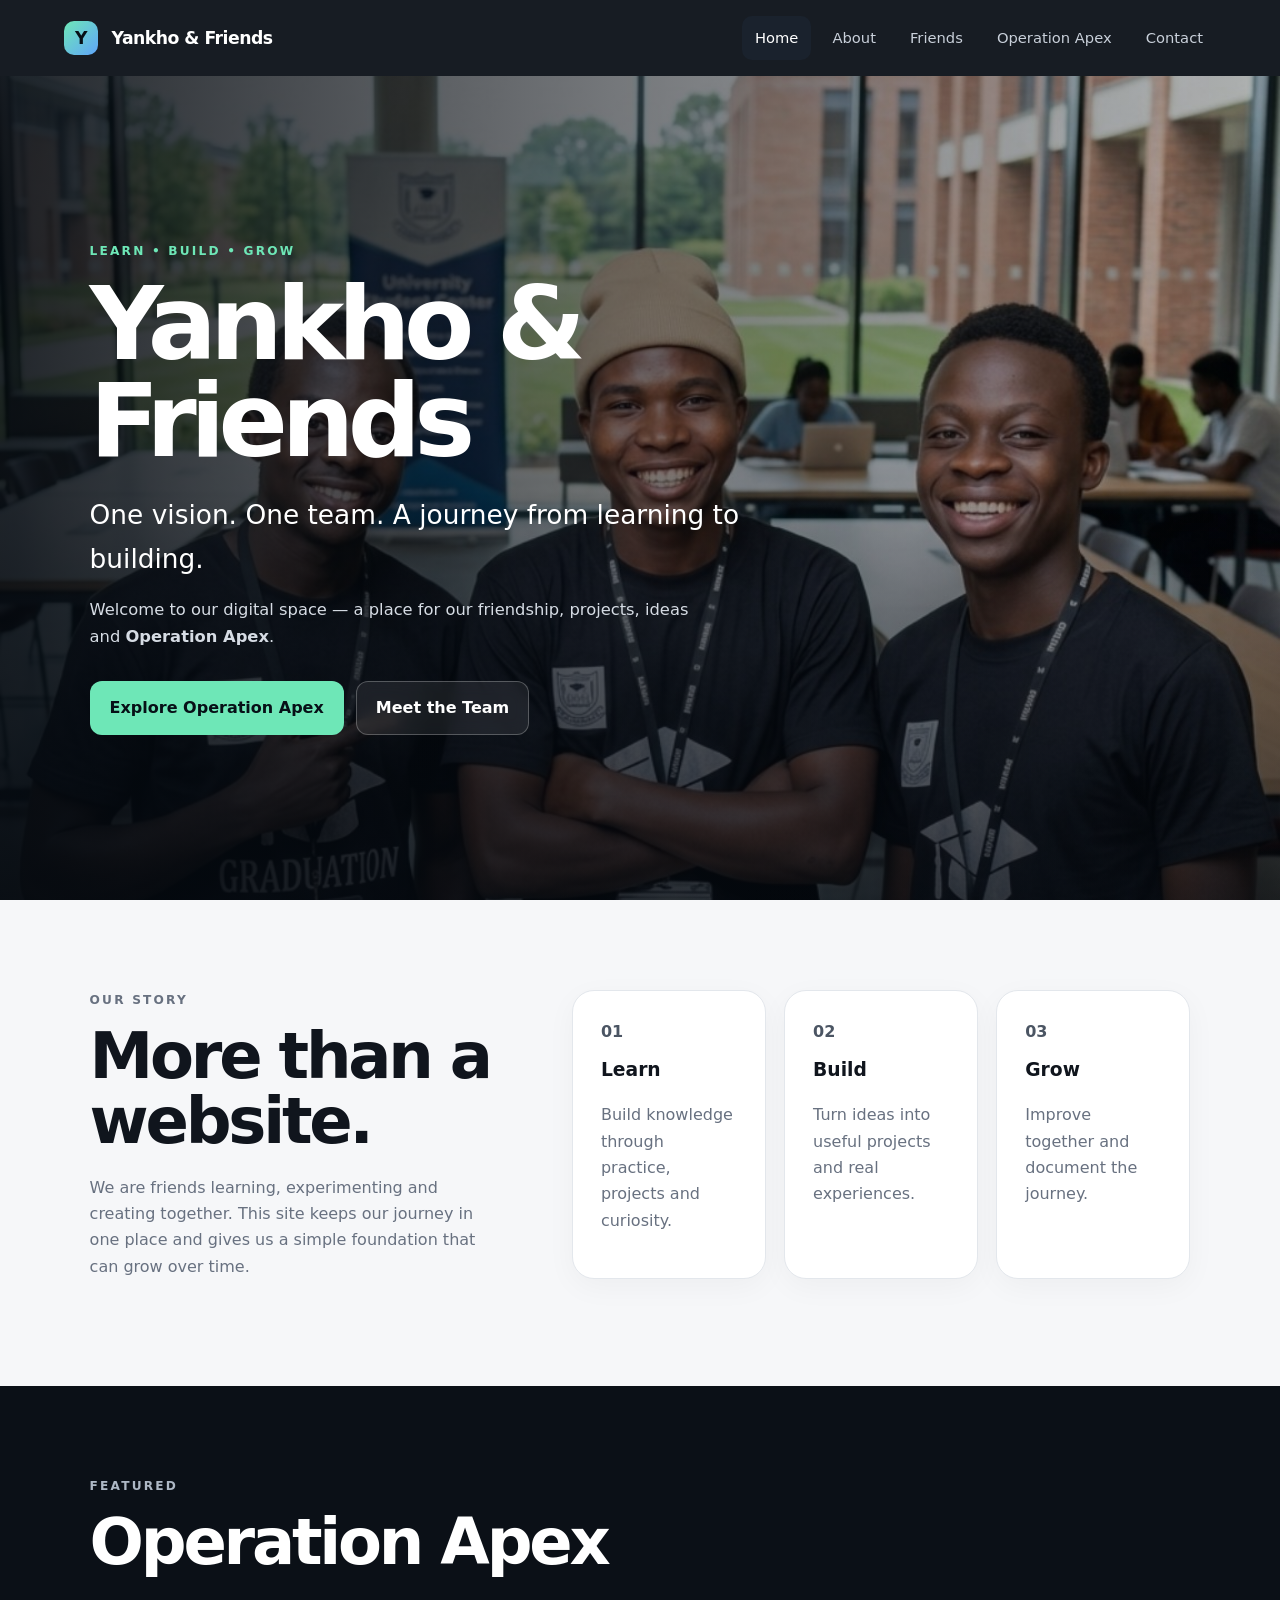
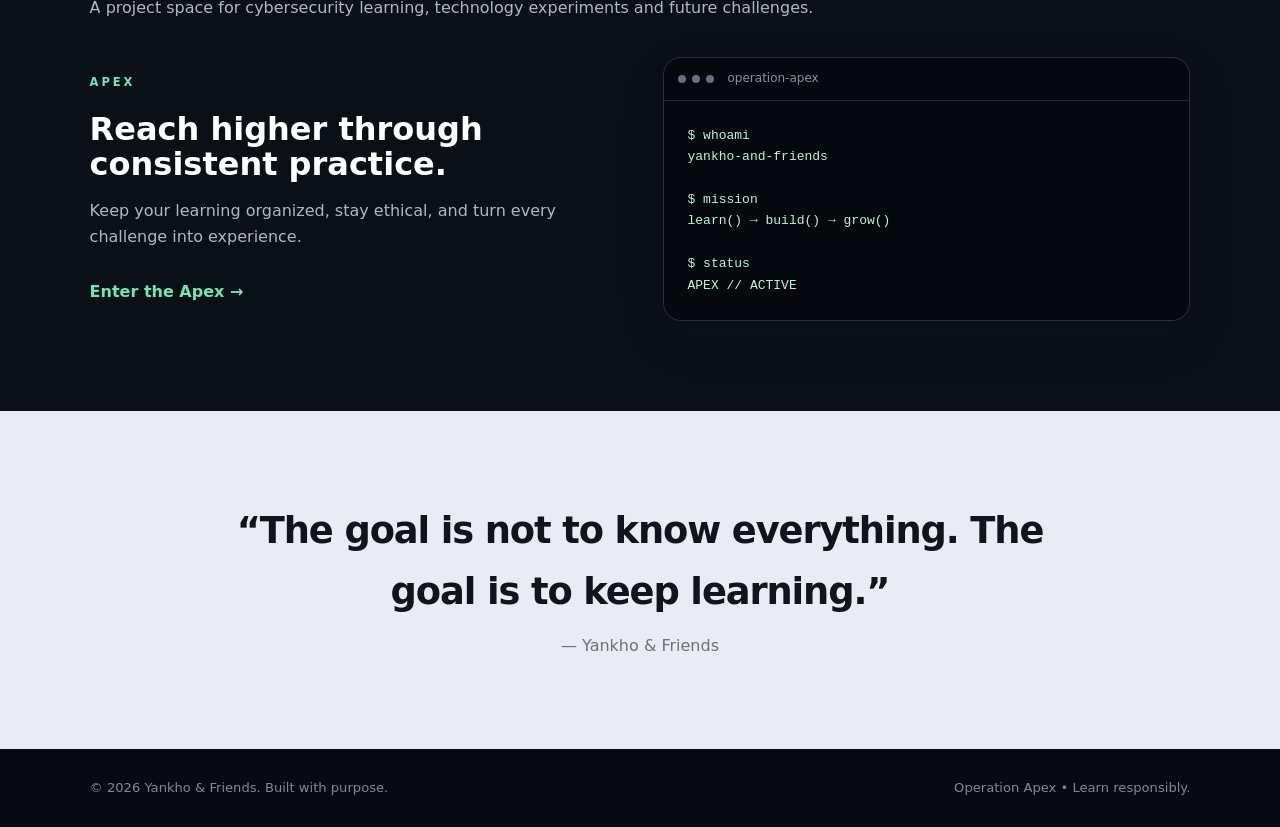
<file: index.html>
<!DOCTYPE html>
<html lang="en">
<head>
  <meta charset="UTF-8">
  <meta name="viewport" content="width=device-width, initial-scale=1.0">
  <meta name="description" content="Yankho & Friends — Operation Apex. A personal portfolio and cybersecurity learning project.">
  <title>Yankho & Friends | Operation Apex</title>
  <link rel="stylesheet" href="style.css">
</head>
<body>
  <header class="site-header">
    <a class="brand" href="index.html"><span>Y</span> Yankho & Friends</a>
    <button class="menu-toggle" aria-label="Open navigation">☰</button>
    <nav class="nav" id="nav">
      <a class="active" href="index.html">Home</a>
      <a href="about.html">About</a>
      <a href="team.html">Friends</a>
      <a href="apex.html">Operation Apex</a>
      <a href="contact.html">Contact</a>
    </nav>
  </header>

  <main>
    <section class="hero">
      <div class="hero-overlay"></div>
      <div class="hero-content">
        <p class="eyebrow">LEARN • BUILD • GROW</p>
        <h1>Yankho & Friends</h1>
        <p class="hero-subtitle">One vision. One team. A journey from learning to building.</p>
        <p class="hero-text">Welcome to our digital space — a place for our friendship, projects, ideas and <strong>Operation Apex</strong>.</p>
        <div class="hero-actions">
          <a class="btn btn-primary" href="apex.html">Explore Operation Apex</a>
          <a class="btn btn-ghost" href="team.html">Meet the Team</a>
        </div>
      </div>
    </section>

    <section class="section intro">
      <div>
        <p class="eyebrow">OUR STORY</p>
        <h2>More than a website.</h2>
        <p>We are friends learning, experimenting and creating together. This site keeps our journey in one place and gives us a simple foundation that can grow over time.</p>
      </div>
      <div class="feature-grid">
        <article class="card"><span class="icon">01</span><h3>Learn</h3><p>Build knowledge through practice, projects and curiosity.</p></article>
        <article class="card"><span class="icon">02</span><h3>Build</h3><p>Turn ideas into useful projects and real experiences.</p></article>
        <article class="card"><span class="icon">03</span><h3>Grow</h3><p>Improve together and document the journey.</p></article>
      </div>
    </section>

    <section class="section dark-section">
      <div class="section-heading">
        <p class="eyebrow">FEATURED</p>
        <h2>Operation Apex</h2>
        <p>A project space for cybersecurity learning, technology experiments and future challenges.</p>
      </div>
      <div class="apex-preview">
        <div>
          <div class="apex-mark">APEX</div>
          <h3>Reach higher through consistent practice.</h3>
          <p>Keep your learning organized, stay ethical, and turn every challenge into experience.</p>
          <a class="text-link" href="apex.html">Enter the Apex →</a>
        </div>
        <div class="terminal">
          <div class="terminal-top"><i></i><i></i><i></i><span>operation-apex</span></div>
          <pre><code>$ whoami
yankho-and-friends

$ mission
learn() → build() → grow()

$ status
APEX // ACTIVE</code></pre>
        </div>
      </div>
    </section>

    <section class="quote-section">
      <p>“The goal is not to know everything. The goal is to keep learning.”</p>
      <span>— Yankho & Friends</span>
    </section>
  </main>

  <footer class="footer">
    <p>© <span id="year"></span> Yankho & Friends. Built with purpose.</p>
    <p>Operation Apex • Learn responsibly.</p>
  </footer>
  <script src="script.js"></script>
</body>
</html>
</file>
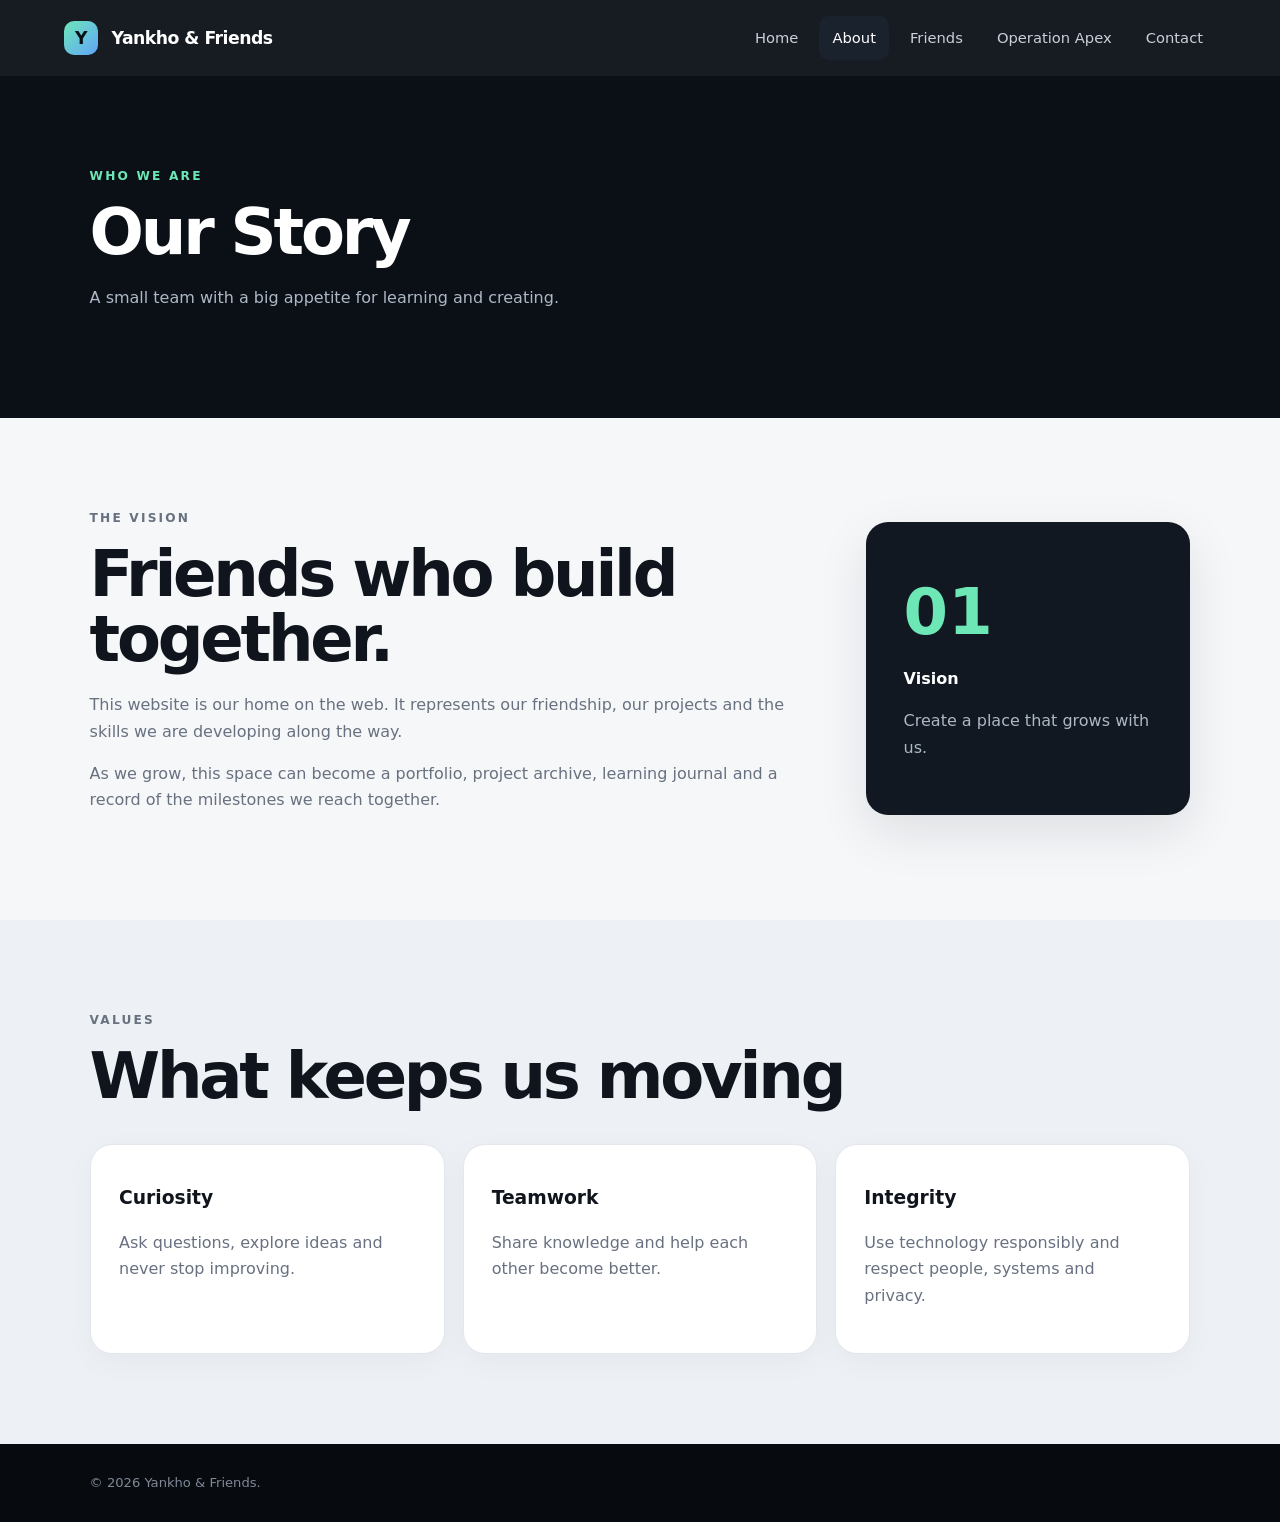
<file: about.html>
<!DOCTYPE html>
<html lang="en">
<head>
  <meta charset="UTF-8">
  <meta name="viewport" content="width=device-width, initial-scale=1.0">
  <meta name="description" content="About Yankho & Friends.">
  <title>About | Yankho & Friends</title>
  <link rel="stylesheet" href="style.css">
</head>
<body class="inner-page">
  <header class="site-header">
    <a class="brand" href="index.html"><span>Y</span> Yankho & Friends</a>
    <button class="menu-toggle" aria-label="Open navigation">☰</button>
    <nav class="nav" id="nav">
      <a href="index.html">Home</a><a class="active" href="about.html">About</a><a href="team.html">Friends</a><a href="apex.html">Operation Apex</a><a href="contact.html">Contact</a>
    </nav>
  </header>

  <main>
    <section class="page-hero"><p class="eyebrow">WHO WE ARE</p><h1>Our Story</h1><p>A small team with a big appetite for learning and creating.</p></section>
    <section class="section two-col">
      <div>
        <p class="eyebrow">THE VISION</p>
        <h2>Friends who build together.</h2>
        <p>This website is our home on the web. It represents our friendship, our projects and the skills we are developing along the way.</p>
        <p>As we grow, this space can become a portfolio, project archive, learning journal and a record of the milestones we reach together.</p>
      </div>
      <div class="number-card"><strong>01</strong><span>Vision</span><p>Create a place that grows with us.</p></div>
    </section>
    <section class="section soft-section">
      <div class="section-heading"><p class="eyebrow">VALUES</p><h2>What keeps us moving</h2></div>
      <div class="value-grid">
        <article class="card"><h3>Curiosity</h3><p>Ask questions, explore ideas and never stop improving.</p></article>
        <article class="card"><h3>Teamwork</h3><p>Share knowledge and help each other become better.</p></article>
        <article class="card"><h3>Integrity</h3><p>Use technology responsibly and respect people, systems and privacy.</p></article>
      </div>
    </section>
  </main>
  <footer class="footer"><p>© <span id="year"></span> Yankho & Friends.</p></footer>
  <script src="script.js"></script>
</body>
</html>
</file>
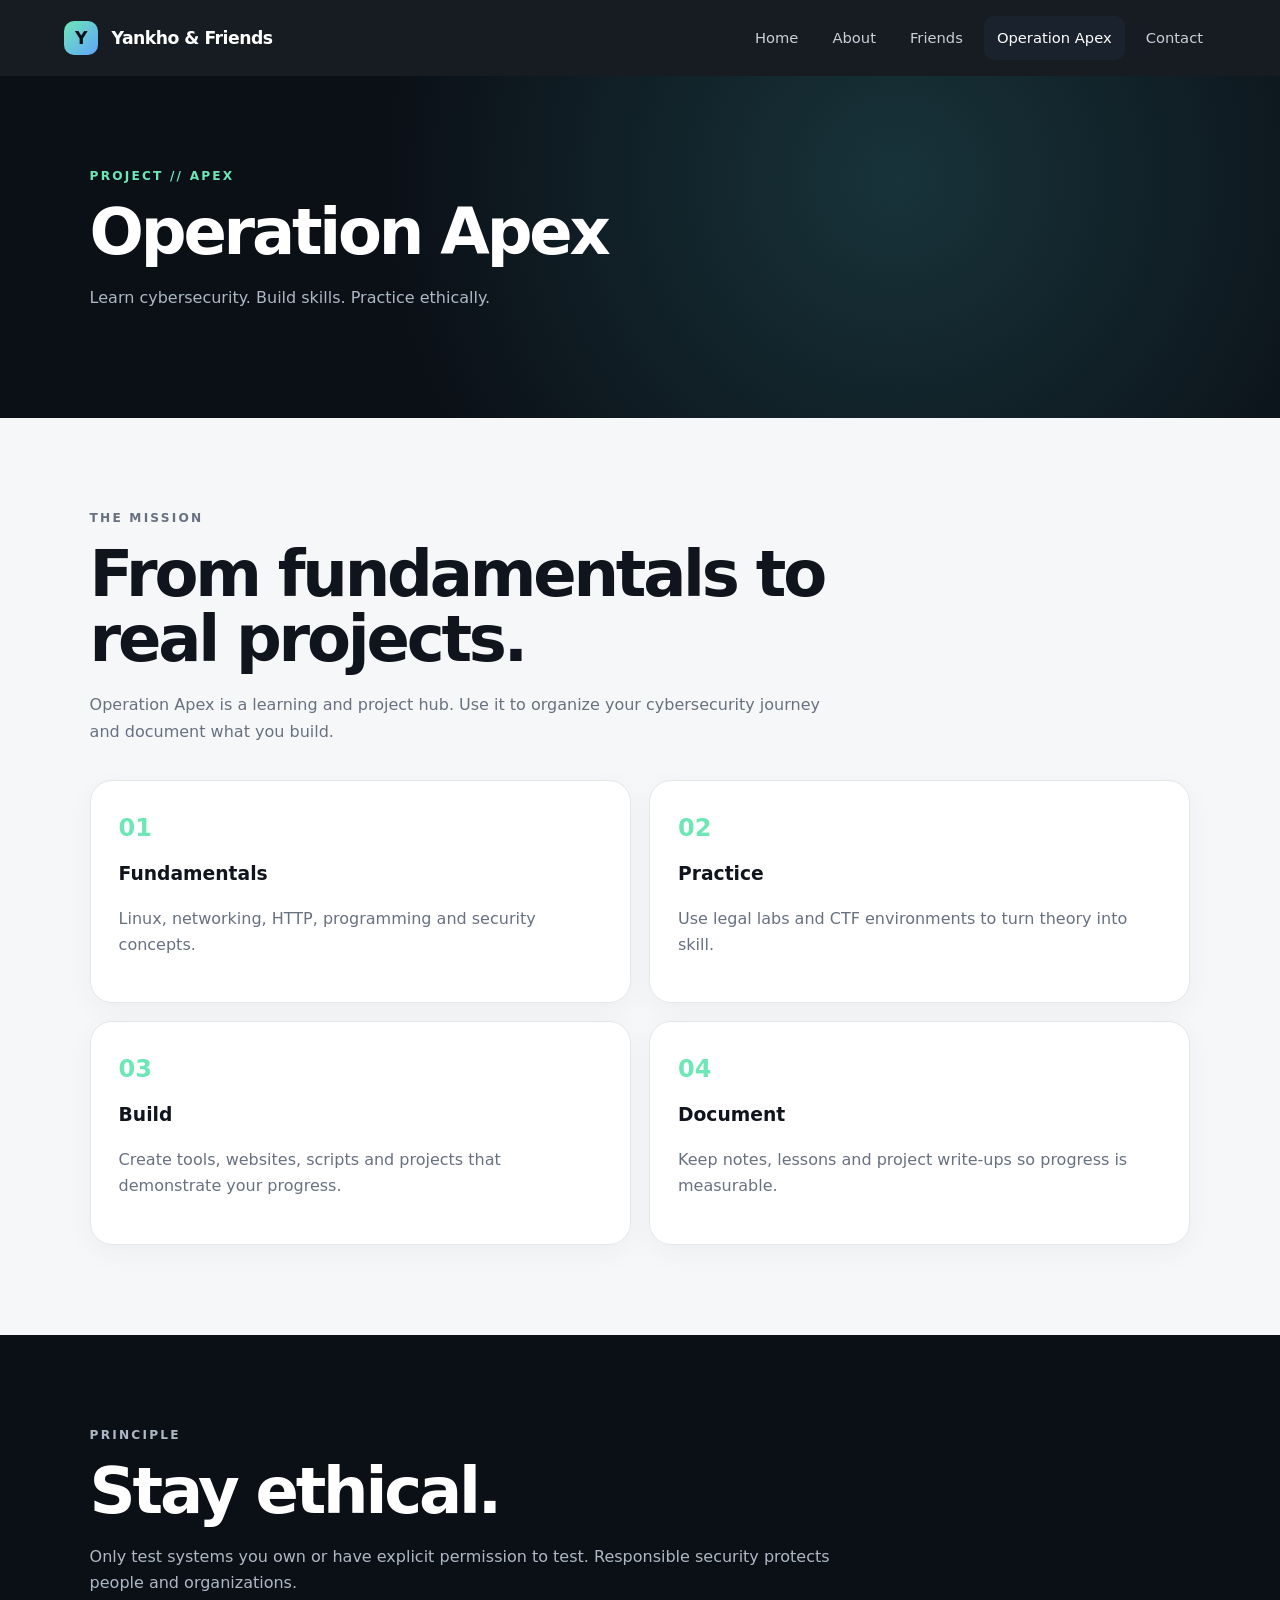
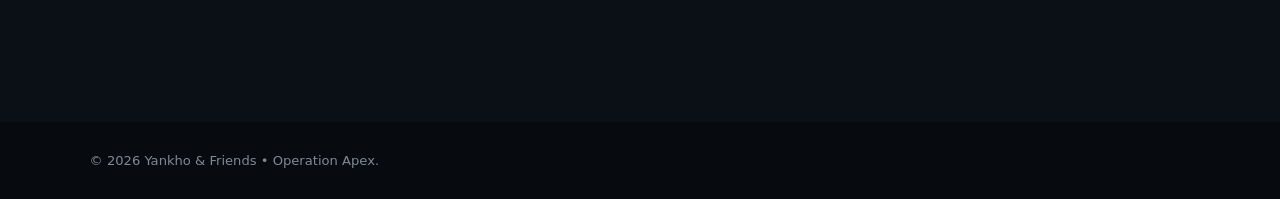
<file: apex.html>
<!DOCTYPE html>
<html lang="en">
<head>
  <meta charset="UTF-8"><meta name="viewport" content="width=device-width, initial-scale=1.0">
  <meta name="description" content="Operation Apex — a cybersecurity and technology learning project.">
  <title>Operation Apex | Yankho & Friends</title>
  <link rel="stylesheet" href="style.css">
</head>
<body class="inner-page apex-page">
  <header class="site-header">
    <a class="brand" href="index.html"><span>Y</span> Yankho & Friends</a>
    <button class="menu-toggle" aria-label="Open navigation">☰</button>
    <nav class="nav" id="nav"><a href="index.html">Home</a><a href="about.html">About</a><a href="team.html">Friends</a><a class="active" href="apex.html">Operation Apex</a><a href="contact.html">Contact</a></nav>
  </header>
  <main>
    <section class="page-hero apex-hero"><p class="eyebrow">PROJECT // APEX</p><h1>Operation Apex</h1><p>Learn cybersecurity. Build skills. Practice ethically.</p></section>
    <section class="section">
      <div class="section-heading"><p class="eyebrow">THE MISSION</p><h2>From fundamentals to real projects.</h2><p>Operation Apex is a learning and project hub. Use it to organize your cybersecurity journey and document what you build.</p></div>
      <div class="roadmap">
        <article><span>01</span><h3>Fundamentals</h3><p>Linux, networking, HTTP, programming and security concepts.</p></article>
        <article><span>02</span><h3>Practice</h3><p>Use legal labs and CTF environments to turn theory into skill.</p></article>
        <article><span>03</span><h3>Build</h3><p>Create tools, websites, scripts and projects that demonstrate your progress.</p></article>
        <article><span>04</span><h3>Document</h3><p>Keep notes, lessons and project write-ups so progress is measurable.</p></article>
      </div>
    </section>
    <section class="section dark-section">
      <div class="section-heading"><p class="eyebrow">PRINCIPLE</p><h2>Stay ethical.</h2><p>Only test systems you own or have explicit permission to test. Responsible security protects people and organizations.</p></div>
    </section>
  </main>
  <footer class="footer"><p>© <span id="year"></span> Yankho & Friends • Operation Apex.</p></footer>
  <script src="script.js"></script>
</body>
</html>
</file>
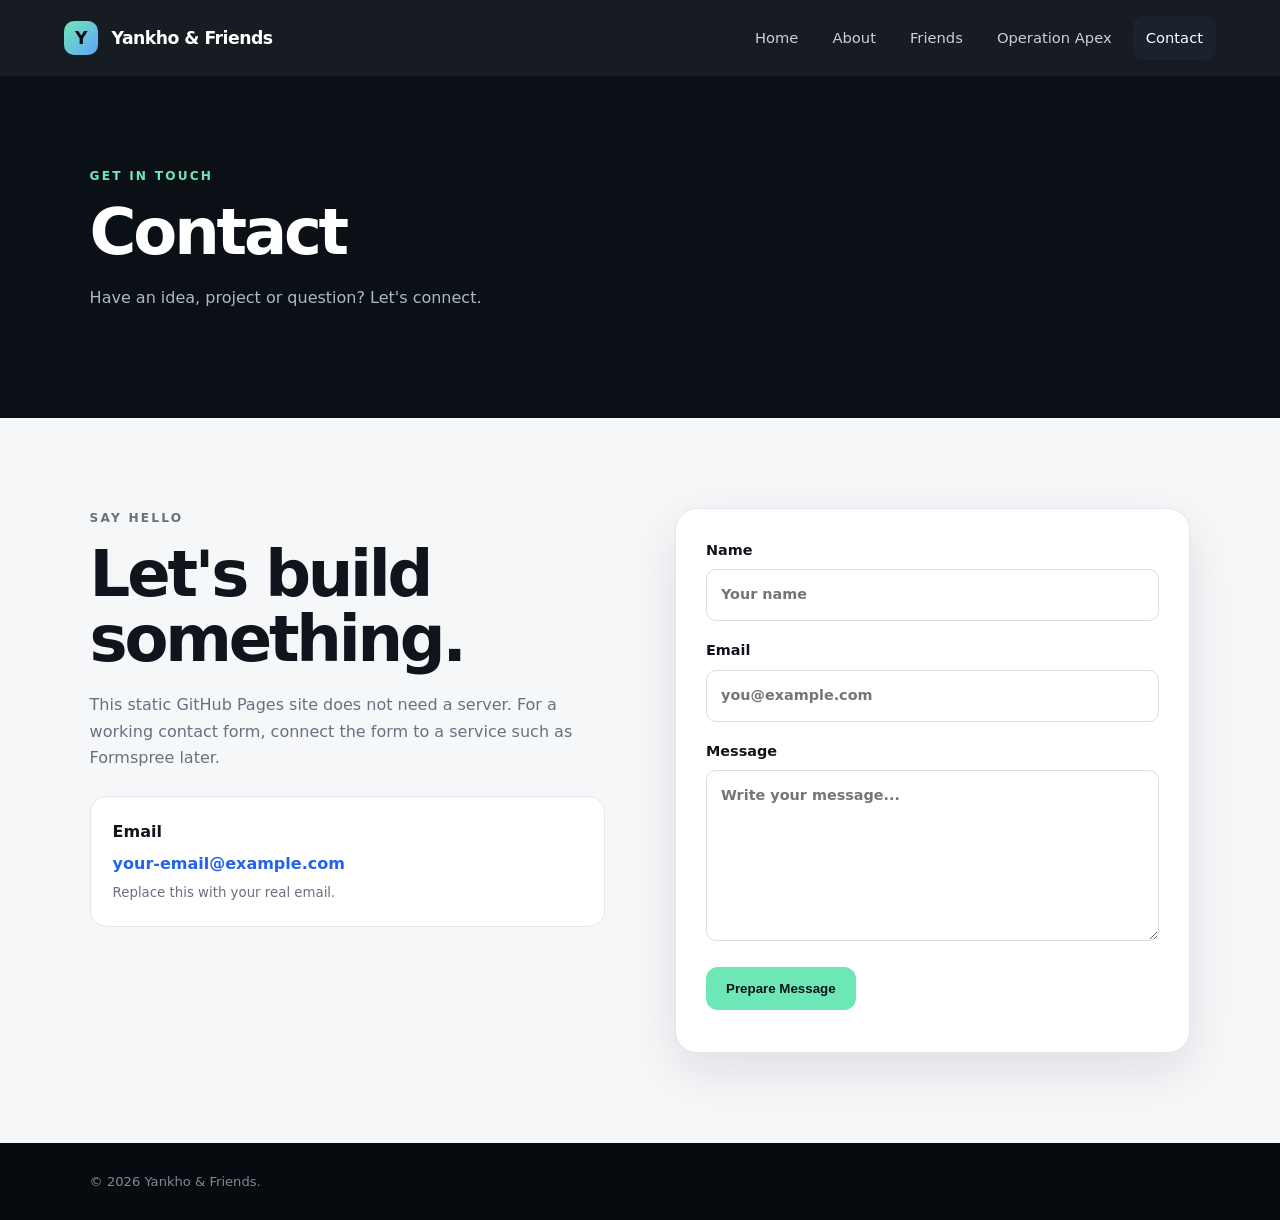
<file: contact.html>
<!DOCTYPE html>
<html lang="en">
<head>
  <meta charset="UTF-8"><meta name="viewport" content="width=device-width, initial-scale=1.0">
  <meta name="description" content="Contact Yankho & Friends.">
  <title>Contact | Yankho & Friends</title>
  <link rel="stylesheet" href="style.css">
</head>
<body class="inner-page">
  <header class="site-header">
    <a class="brand" href="index.html"><span>Y</span> Yankho & Friends</a>
    <button class="menu-toggle" aria-label="Open navigation">☰</button>
    <nav class="nav" id="nav"><a href="index.html">Home</a><a href="about.html">About</a><a href="team.html">Friends</a><a href="apex.html">Operation Apex</a><a class="active" href="contact.html">Contact</a></nav>
  </header>
  <main>
    <section class="page-hero"><p class="eyebrow">GET IN TOUCH</p><h1>Contact</h1><p>Have an idea, project or question? Let's connect.</p></section>
    <section class="section contact-layout">
      <div><p class="eyebrow">SAY HELLO</p><h2>Let's build something.</h2><p>This static GitHub Pages site does not need a server. For a working contact form, connect the form to a service such as Formspree later.</p><div class="contact-card"><strong>Email</strong><a href="mailto:your-email@example.com">your-email@example.com</a><small>Replace this with your real email.</small></div></div>
      <form class="contact-form" onsubmit="return handleContact(event)">
        <label>Name<input id="name" type="text" required placeholder="Your name"></label>
        <label>Email<input id="email" type="email" required placeholder="you@example.com"></label>
        <label>Message<textarea id="message" rows="6" required placeholder="Write your message..."></textarea></label>
        <button class="btn btn-primary" type="submit">Prepare Message</button>
        <p id="form-status" class="form-status"></p>
      </form>
    </section>
  </main>
  <footer class="footer"><p>© <span id="year"></span> Yankho & Friends.</p></footer>
  <script src="script.js"></script>
</body>
</html>
</file>
<file: style.css>
:root{--bg:#f6f7f9;--surface:#fff;--text:#10151d;--muted:#687180;--line:#e3e7ec;--dark:#0b1017;--accent:#6ee7b7;--accent2:#60a5fa;--shadow:0 18px 50px rgba(16,21,29,.10);--radius:22px}*{box-sizing:border-box}html{scroll-behavior:smooth}body{margin:0;font-family:Inter,ui-sans-serif,system-ui,-apple-system,BlinkMacSystemFont,"Segoe UI",sans-serif;color:var(--text);background:var(--bg);line-height:1.65}a{text-decoration:none;color:inherit}.site-header{height:76px;padding:0 clamp(20px,5vw,70px);display:flex;align-items:center;justify-content:space-between;background:rgba(10,15,22,.94);color:#fff;position:relative;z-index:10}.brand{font-weight:800;letter-spacing:-.03em;font-size:1.08rem}.brand span{display:inline-grid;place-items:center;width:34px;height:34px;margin-right:8px;border-radius:10px;background:linear-gradient(135deg,var(--accent),var(--accent2));color:#071017}.nav{display:flex;gap:8px}.nav a{padding:10px 13px;border-radius:10px;color:#c9d0da;font-size:.92rem}.nav a:hover,.nav a.active{background:#1a222d;color:#fff}.menu-toggle{display:none;background:none;border:0;color:#fff;font-size:1.6rem}.hero{min-height:calc(100vh - 76px);position:relative;display:grid;align-items:center;padding:80px clamp(24px,7vw,100px);background-image:url("friends.jpg");background-size:cover;background-position:center 35%;color:#fff}.hero-overlay{position:absolute;inset:0;background:linear-gradient(90deg,rgba(4,9,15,.88),rgba(4,9,15,.55) 48%,rgba(4,9,15,.28)),linear-gradient(0deg,rgba(4,9,15,.65),transparent 50%)}.hero-content{position:relative;max-width:760px}.eyebrow{font-size:.76rem;font-weight:800;letter-spacing:.18em;color:var(--accent);margin:0 0 14px}.hero h1{font-size:clamp(3rem,8vw,6.5rem);line-height:.95;letter-spacing:-.065em;margin:0 0 24px}.hero-subtitle{font-size:clamp(1.2rem,2.4vw,1.65rem);max-width:650px;margin:0 0 12px}.hero-text{color:#d6dce4;max-width:620px;font-size:1.02rem}.hero-actions{display:flex;gap:12px;flex-wrap:wrap;margin-top:30px}.btn{display:inline-flex;justify-content:center;align-items:center;padding:13px 19px;border-radius:12px;font-weight:800;border:1px solid transparent;cursor:pointer}.btn-primary{background:var(--accent);color:#071017}.btn-primary:hover{transform:translateY(-1px)}.btn-ghost{border-color:rgba(255,255,255,.25);color:#fff;background:rgba(255,255,255,.08);backdrop-filter:blur(8px)}.section{padding:90px clamp(24px,7vw,100px);max-width:1300px;margin:auto}.intro{display:grid;grid-template-columns:.8fr 1.2fr;gap:70px;align-items:start}.section h2,.page-hero h1{font-size:clamp(2.2rem,5vw,4rem);line-height:1.02;letter-spacing:-.05em;margin:0 0 20px}.section p{color:var(--muted)}.feature-grid,.value-grid,.team-grid,.roadmap{display:grid;grid-template-columns:repeat(3,1fr);gap:18px}.card,.person-card,.roadmap article{background:var(--surface);border:1px solid var(--line);padding:28px;border-radius:var(--radius);box-shadow:0 8px 30px rgba(16,21,29,.04)}.card h3,.person-card h3,.roadmap h3{margin:10px 0 6px}.icon,.roadmap article span{font-weight:900;color:#4b5563}.dark-section{max-width:none;background:var(--dark);color:#fff}.dark-section p{color:#aeb8c5}.section-heading{max-width:760px;margin-bottom:35px}.apex-preview{max-width:1120px;margin:auto;display:grid;grid-template-columns:1fr 1fr;gap:45px;align-items:center}.apex-mark{font-size:.72rem;letter-spacing:.25em;font-weight:900;color:var(--accent);margin-bottom:20px}.apex-preview h3{font-size:2rem;line-height:1.1;margin:0 0 12px}.text-link{display:inline-block;margin-top:12px;color:var(--accent);font-weight:800}.terminal{background:#05080c;border:1px solid #28313d;border-radius:18px;overflow:hidden;box-shadow:var(--shadow)}.terminal-top{padding:11px 14px;border-bottom:1px solid #202833;color:#8793a2;font-size:.75rem;display:flex;align-items:center;gap:6px}.terminal-top i{width:8px;height:8px;border-radius:50%;background:#657180}.terminal-top span{margin-left:8px}.terminal pre{padding:24px;margin:0;color:#b8f7d8;overflow:auto}.quote-section{padding:90px 24px;text-align:center;background:#e9edf2}.quote-section p{font-size:clamp(1.5rem,3vw,2.3rem);font-weight:700;max-width:850px;margin:0 auto 10px;letter-spacing:-.03em}.quote-section span{color:var(--muted)}.page-hero{padding:90px clamp(24px,7vw,100px);background:#0b1017;color:#fff}.page-hero>p:last-child{color:#aeb8c5;max-width:680px}.two-col{display:grid;grid-template-columns:1.5fr .7fr;gap:80px;align-items:center}.number-card{background:#111821;color:#fff;border-radius:var(--radius);padding:38px;box-shadow:var(--shadow)}.number-card strong{font-size:4rem;color:var(--accent);display:block}.number-card span{font-weight:800}.number-card p{color:#aeb8c5}.soft-section{max-width:none;background:#edf1f5}.value-grid{max-width:1100px;margin:auto}.team-image-wrap{border-radius:26px;overflow:hidden;box-shadow:var(--shadow);margin-bottom:45px}.team-image-wrap img{width:100%;display:block;max-height:700px;object-fit:cover;object-position:center}.team-grid{grid-template-columns:repeat(3,1fr)}.person-card{text-align:center}.avatar{width:68px;height:68px;border-radius:50%;display:grid;place-items:center;margin:auto;background:#111821;color:var(--accent);font-weight:900}.role{font-size:.78rem!important;font-weight:800;letter-spacing:.1em;text-transform:uppercase}.edit-note{font-size:.85rem;text-align:center;margin-top:25px}.edit-note code{background:#e6eaf0;padding:2px 5px;border-radius:5px}.apex-hero{background:radial-gradient(circle at 70% 30%,#18333a,#0b1017 55%)}.roadmap{grid-template-columns:repeat(2,1fr)}.roadmap article span{font-size:1.5rem;color:var(--accent)}.contact-layout{display:grid;grid-template-columns:1fr 1fr;gap:70px}.contact-card{display:flex;flex-direction:column;gap:5px;margin-top:25px;padding:22px;border:1px solid var(--line);background:#fff;border-radius:16px}.contact-card a{font-weight:800;color:#2563eb}.contact-card small{color:var(--muted)}.contact-form{background:#fff;padding:30px;border:1px solid var(--line);border-radius:var(--radius);box-shadow:var(--shadow)}label{display:block;font-weight:800;font-size:.9rem;margin-bottom:18px}input,textarea{width:100%;margin-top:7px;padding:13px 14px;border:1px solid #d8dde5;border-radius:10px;font:inherit;outline:none}input:focus,textarea:focus{border-color:#8b97a7;box-shadow:0 0 0 3px rgba(96,165,250,.12)}.form-status{font-size:.85rem;margin:12px 0 0}.footer{padding:28px clamp(24px,7vw,100px);background:#070b10;color:#7f8996;display:flex;justify-content:space-between;gap:20px;flex-wrap:wrap;font-size:.82rem}.footer p{margin:0}@media(max-width:850px){.menu-toggle{display:block}.nav{display:none;position:absolute;left:0;right:0;top:76px;padding:12px 20px 20px;background:#0a0f16;flex-direction:column}.nav.open{display:flex}.nav a{padding:13px}.intro,.two-col,.contact-layout,.apex-preview{grid-template-columns:1fr;gap:35px}.feature-grid,.value-grid,.team-grid{grid-template-columns:1fr}.roadmap{grid-template-columns:1fr}.hero{min-height:calc(100vh - 76px);background-position:60% center}.hero-overlay{background:linear-gradient(90deg,rgba(4,9,15,.9),rgba(4,9,15,.55)),linear-gradient(0deg,rgba(4,9,15,.72),transparent)}.section{padding-top:65px;padding-bottom:65px}.page-hero{padding-top:65px;padding-bottom:65px}}@media(max-width:480px){.hero h1{font-size:3.1rem}.btn{width:100%}.hero-actions{max-width:360px}.terminal pre{font-size:.78rem}.footer{flex-direction:column}}
</file>
